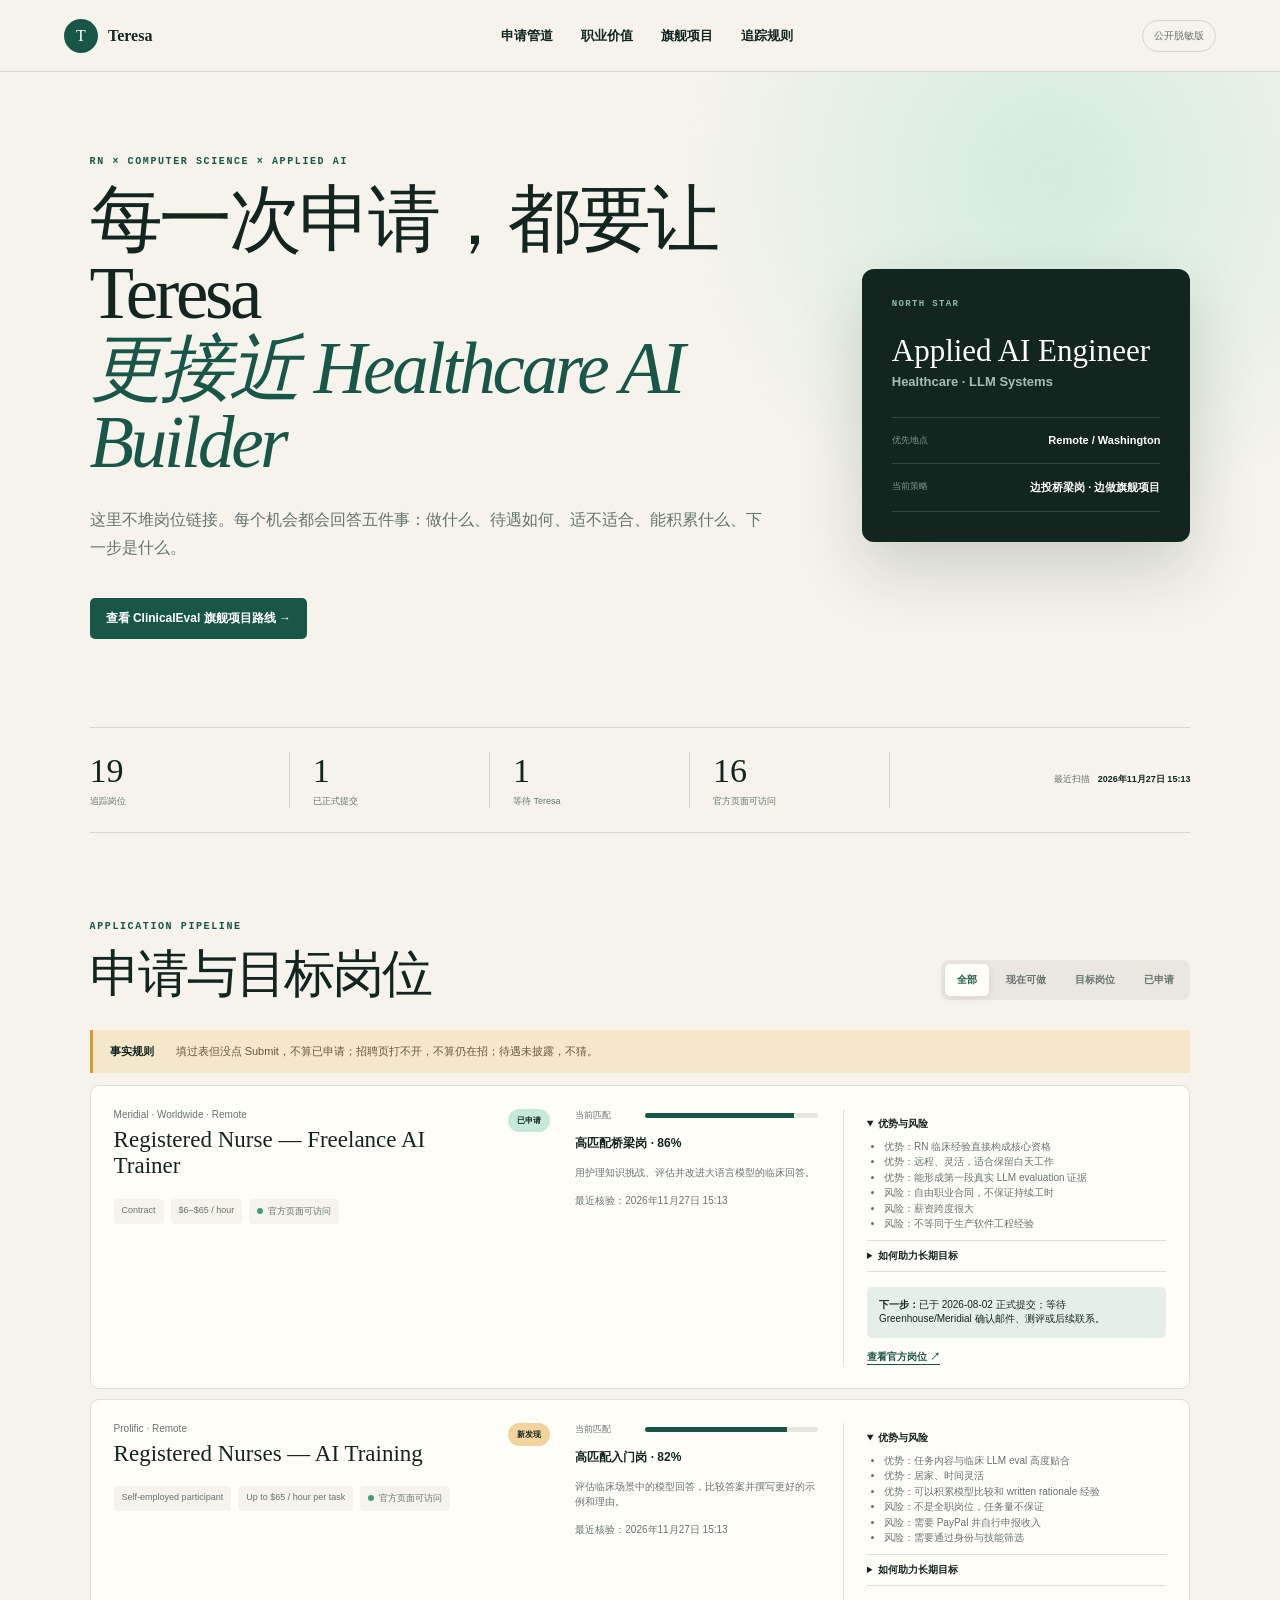
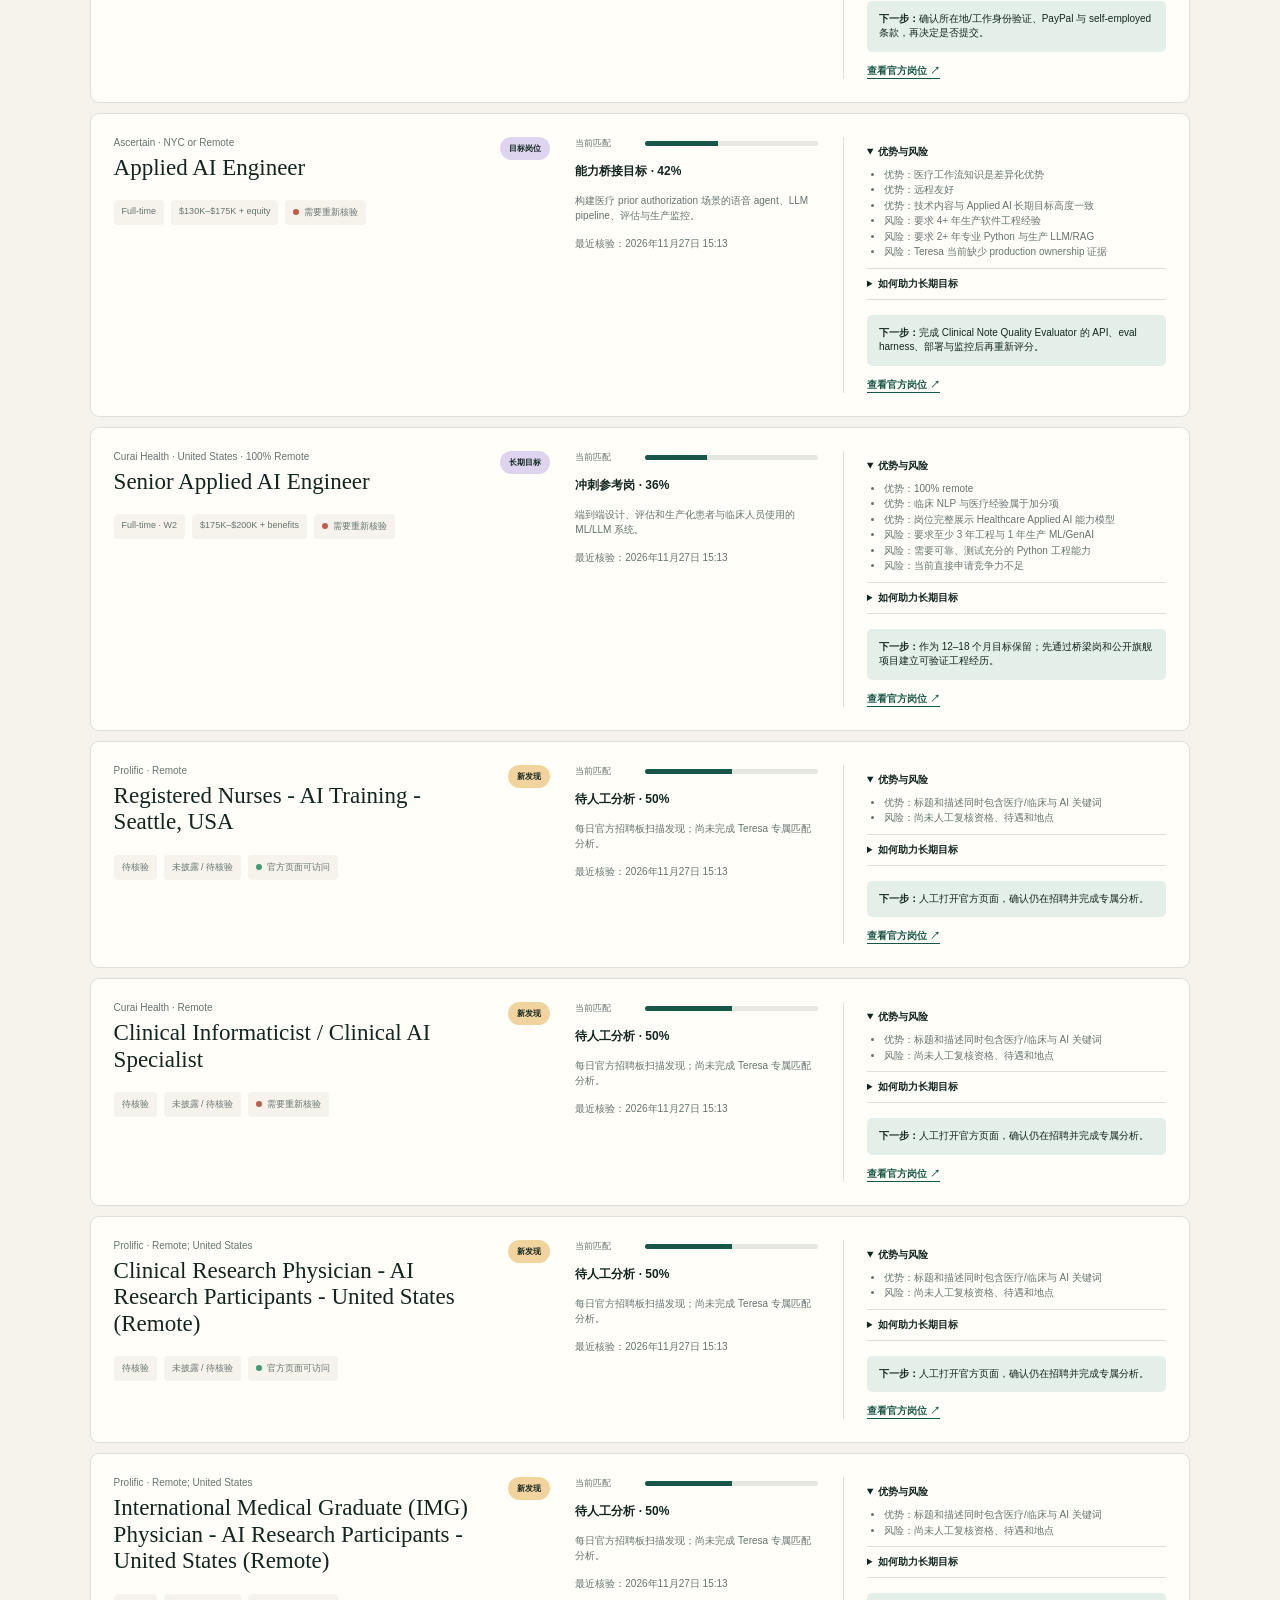
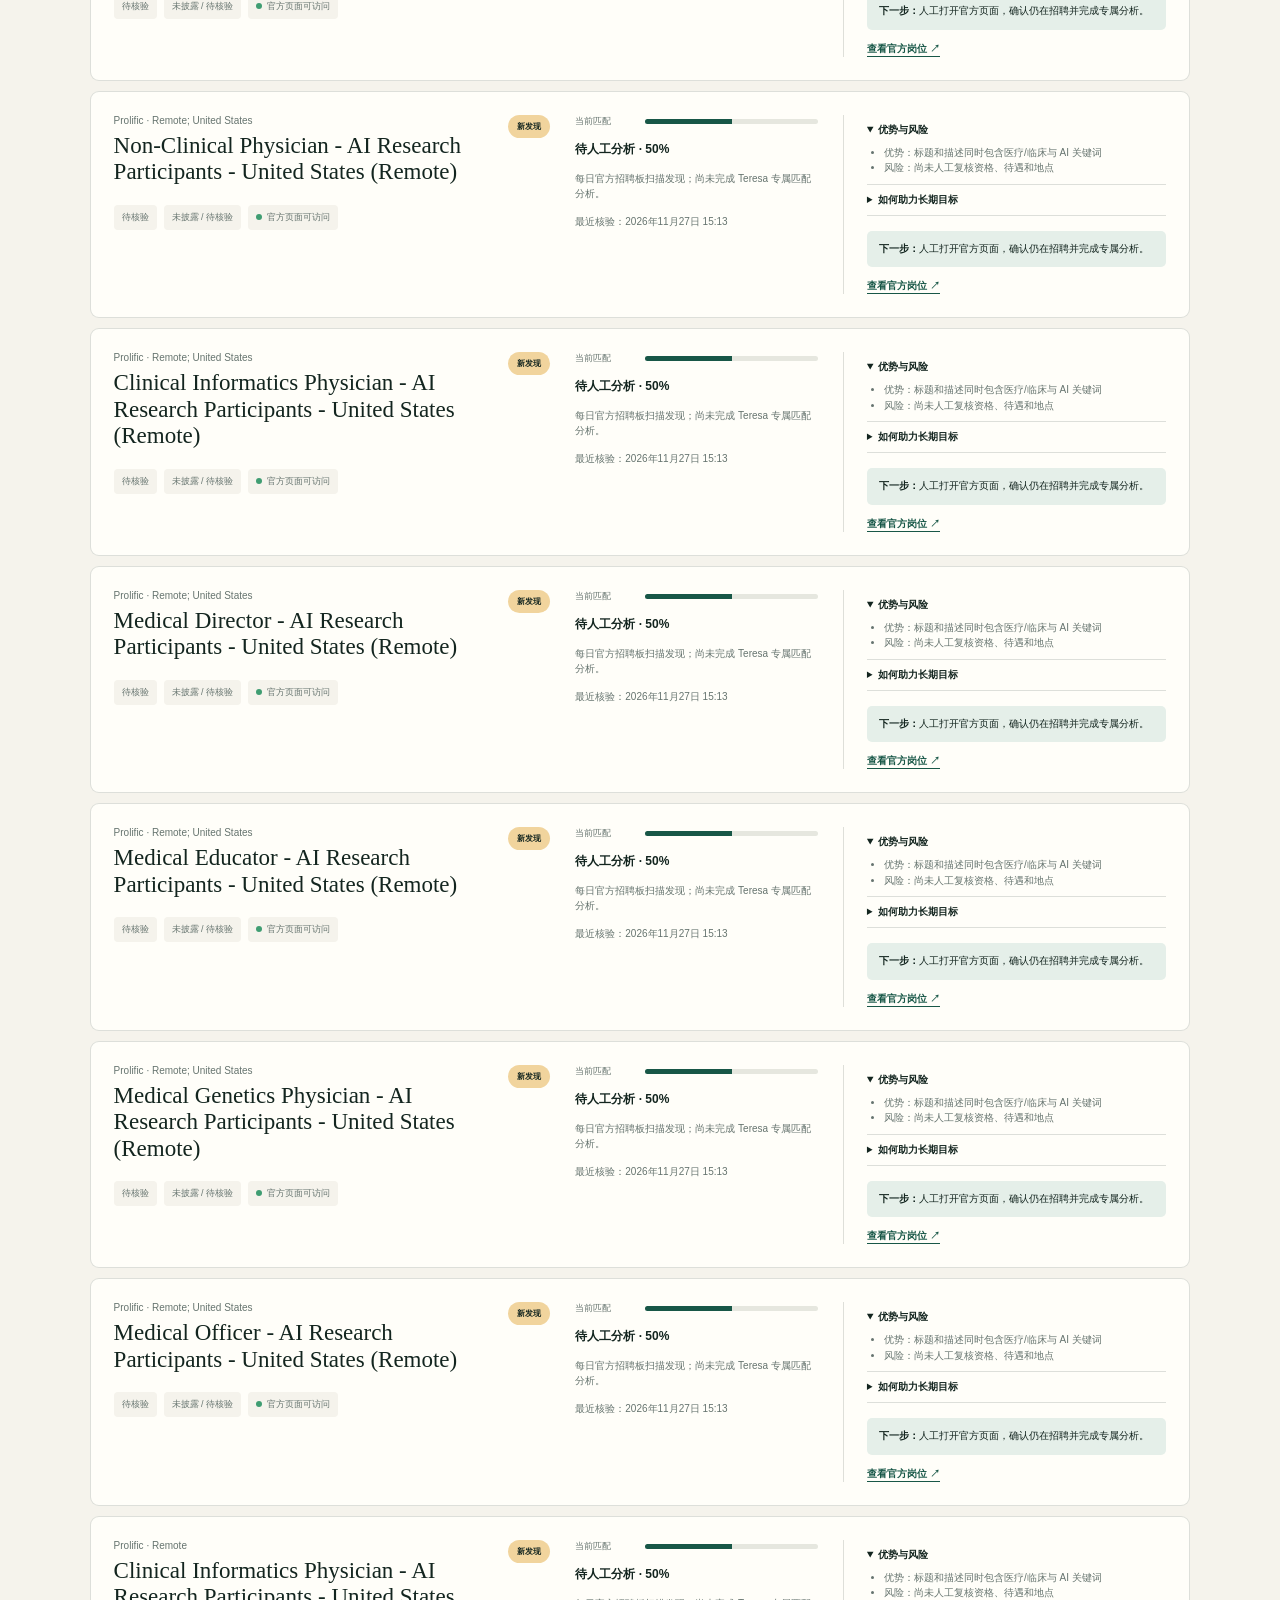
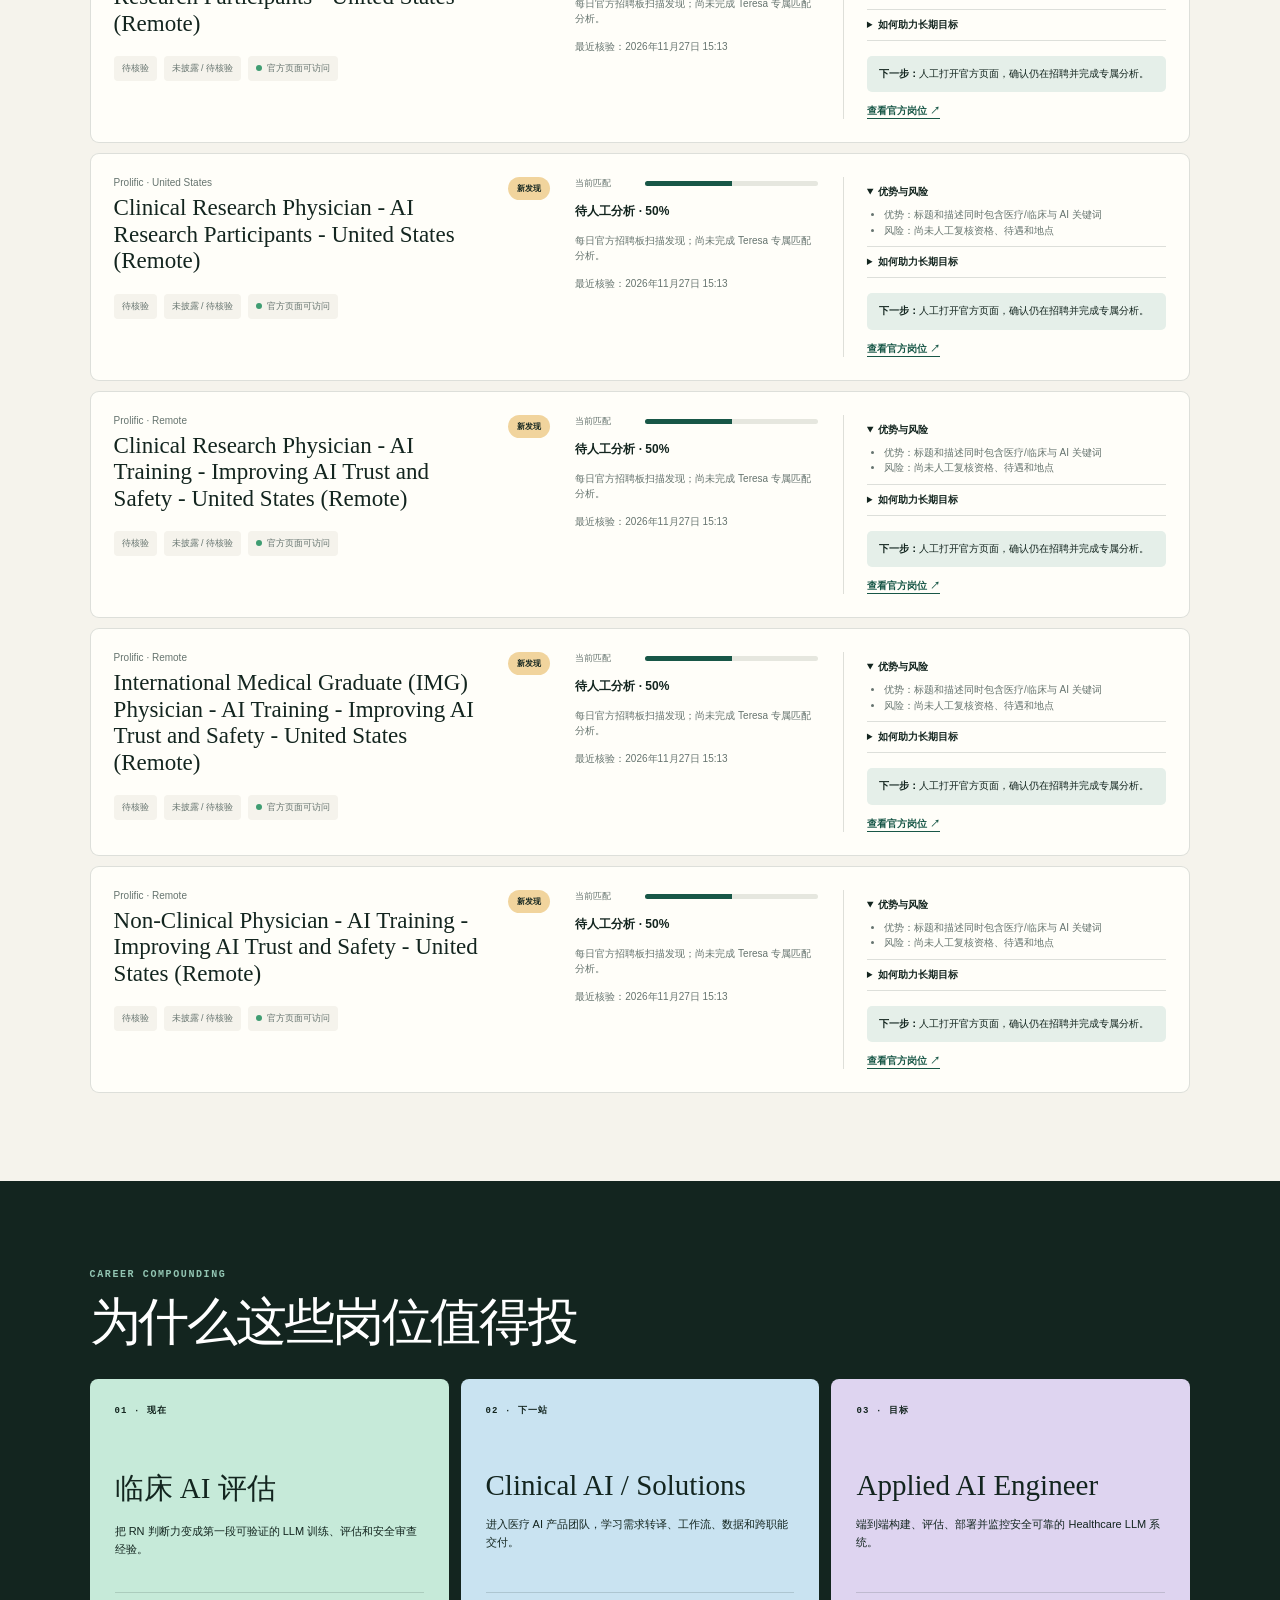
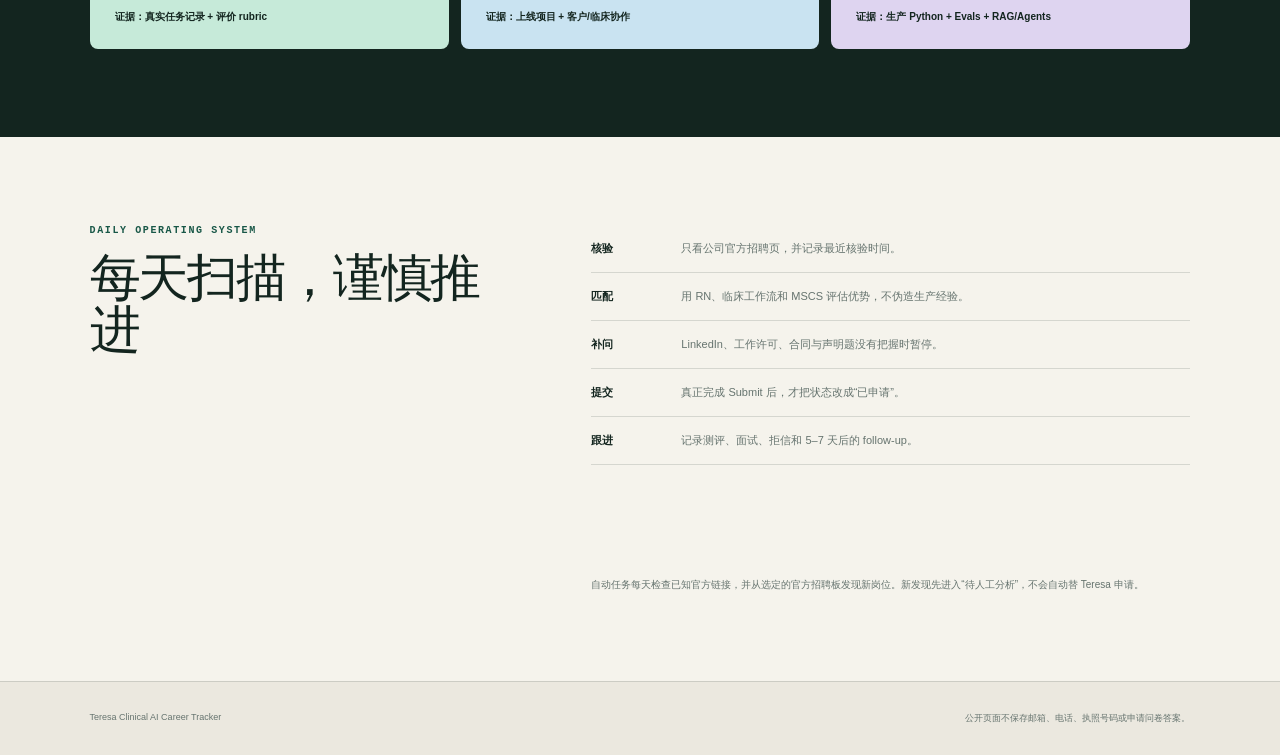
<file: index.html>
<!doctype html>
<html lang="zh-CN">
<head>
  <meta charset="utf-8">
  <meta name="viewport" content="width=device-width, initial-scale=1">
  <meta name="description" content="Teresa 的 Clinical AI 求职申请、岗位评估与长期职业路径追踪。">
  <meta property="og:title" content="Teresa · Clinical AI Career Tracker">
  <meta property="og:description" content="真实申请进度、岗位取舍、待遇和下一步。">
  <meta property="og:image" content="./assets/og.png">
  <title>Teresa · Clinical AI Career Tracker</title>
  <link rel="stylesheet" href="./styles.css">
</head>
<body>
  <header class="topbar">
    <a class="brand" href="#top" aria-label="回到顶部"><span>T</span><b>Teresa</b></a>
    <nav aria-label="页面导航">
      <a href="#pipeline">申请管道</a>
      <a href="#strategy">职业价值</a>
      <a href="./clinicaleval.html">旗舰项目</a>
      <a href="#rules">追踪规则</a>
    </nav>
    <p class="privacy">公开脱敏版</p>
  </header>

  <main id="top">
    <section class="hero">
      <div>
        <p class="eyebrow">RN × COMPUTER SCIENCE × APPLIED AI</p>
        <h1>每一次申请，都要让 Teresa<br><em>更接近 Healthcare AI Builder</em></h1>
        <p class="lede">这里不堆岗位链接。每个机会都会回答五件事：做什么、待遇如何、适不适合、能积累什么、下一步是什么。</p>
        <p><a class="project-link" href="./clinicaleval.html">查看 ClinicalEval 旗舰项目路线 →</a></p>
      </div>
      <aside class="north-star">
        <p>NORTH STAR</p>
        <h2>Applied AI Engineer</h2>
        <strong>Healthcare · LLM Systems</strong>
        <dl>
          <div><dt>优先地点</dt><dd>Remote / Washington</dd></div>
          <div><dt>当前策略</dt><dd>边投桥梁岗 · 边做旗舰项目</dd></div>
        </dl>
      </aside>
    </section>

    <section class="snapshot" aria-label="当前申请概览">
      <div><strong id="trackedCount">—</strong><span>追踪岗位</span></div>
      <div><strong id="appliedCount">—</strong><span>已正式提交</span></div>
      <div><strong id="actionCount">—</strong><span>等待 Teresa</span></div>
      <div><strong id="liveCount">—</strong><span>官方页面可访问</span></div>
      <p>最近扫描 <b id="scanTime">读取中…</b></p>
    </section>

    <section class="pipeline" id="pipeline">
      <div class="section-head">
        <div><p class="eyebrow">APPLICATION PIPELINE</p><h2>申请与目标岗位</h2></div>
        <div class="filters" role="group" aria-label="筛选岗位">
          <button class="active" data-filter="all">全部</button>
          <button data-filter="now">现在可做</button>
          <button data-filter="target">目标岗位</button>
          <button data-filter="applied">已申请</button>
        </div>
      </div>
      <div class="truth-banner"><b>事实规则</b><span>填过表但没点 Submit，不算已申请；招聘页打不开，不算仍在招；待遇未披露，不猜。</span></div>
      <div id="jobList" class="job-list" aria-live="polite"></div>
    </section>

    <section class="strategy" id="strategy">
      <div class="section-head"><div><p class="eyebrow">CAREER COMPOUNDING</p><h2>为什么这些岗位值得投</h2></div></div>
      <div class="ladder">
        <article><span>01 · 现在</span><h3>临床 AI 评估</h3><p>把 RN 判断力变成第一段可验证的 LLM 训练、评估和安全审查经验。</p><b>证据：真实任务记录 + 评价 rubric</b></article>
        <article><span>02 · 下一站</span><h3>Clinical AI / Solutions</h3><p>进入医疗 AI 产品团队，学习需求转译、工作流、数据和跨职能交付。</p><b>证据：上线项目 + 客户/临床协作</b></article>
        <article><span>03 · 目标</span><h3>Applied AI Engineer</h3><p>端到端构建、评估、部署并监控安全可靠的 Healthcare LLM 系统。</p><b>证据：生产 Python + Evals + RAG/Agents</b></article>
      </div>
    </section>

    <section class="rules" id="rules">
      <div><p class="eyebrow">DAILY OPERATING SYSTEM</p><h2>每天扫描，谨慎推进</h2></div>
      <ol>
        <li><b>核验</b><span>只看公司官方招聘页，并记录最近核验时间。</span></li>
        <li><b>匹配</b><span>用 RN、临床工作流和 MSCS 评估优势，不伪造生产经验。</span></li>
        <li><b>补问</b><span>LinkedIn、工作许可、合同与声明题没有把握时暂停。</span></li>
        <li><b>提交</b><span>真正完成 Submit 后，才把状态改成“已申请”。</span></li>
        <li><b>跟进</b><span>记录测评、面试、拒信和 5–7 天后的 follow-up。</span></li>
      </ol>
      <p class="scan-note">自动任务每天检查已知官方链接，并从选定的官方招聘板发现新岗位。新发现先进入“待人工分析”，不会自动替 Teresa 申请。</p>
    </section>
  </main>

  <footer><span>Teresa Clinical AI Career Tracker</span><p>公开页面不保存邮箱、电话、执照号码或申请问卷答案。</p></footer>
  <script src="./app.js" defer></script>
</body>
</html>
</file>
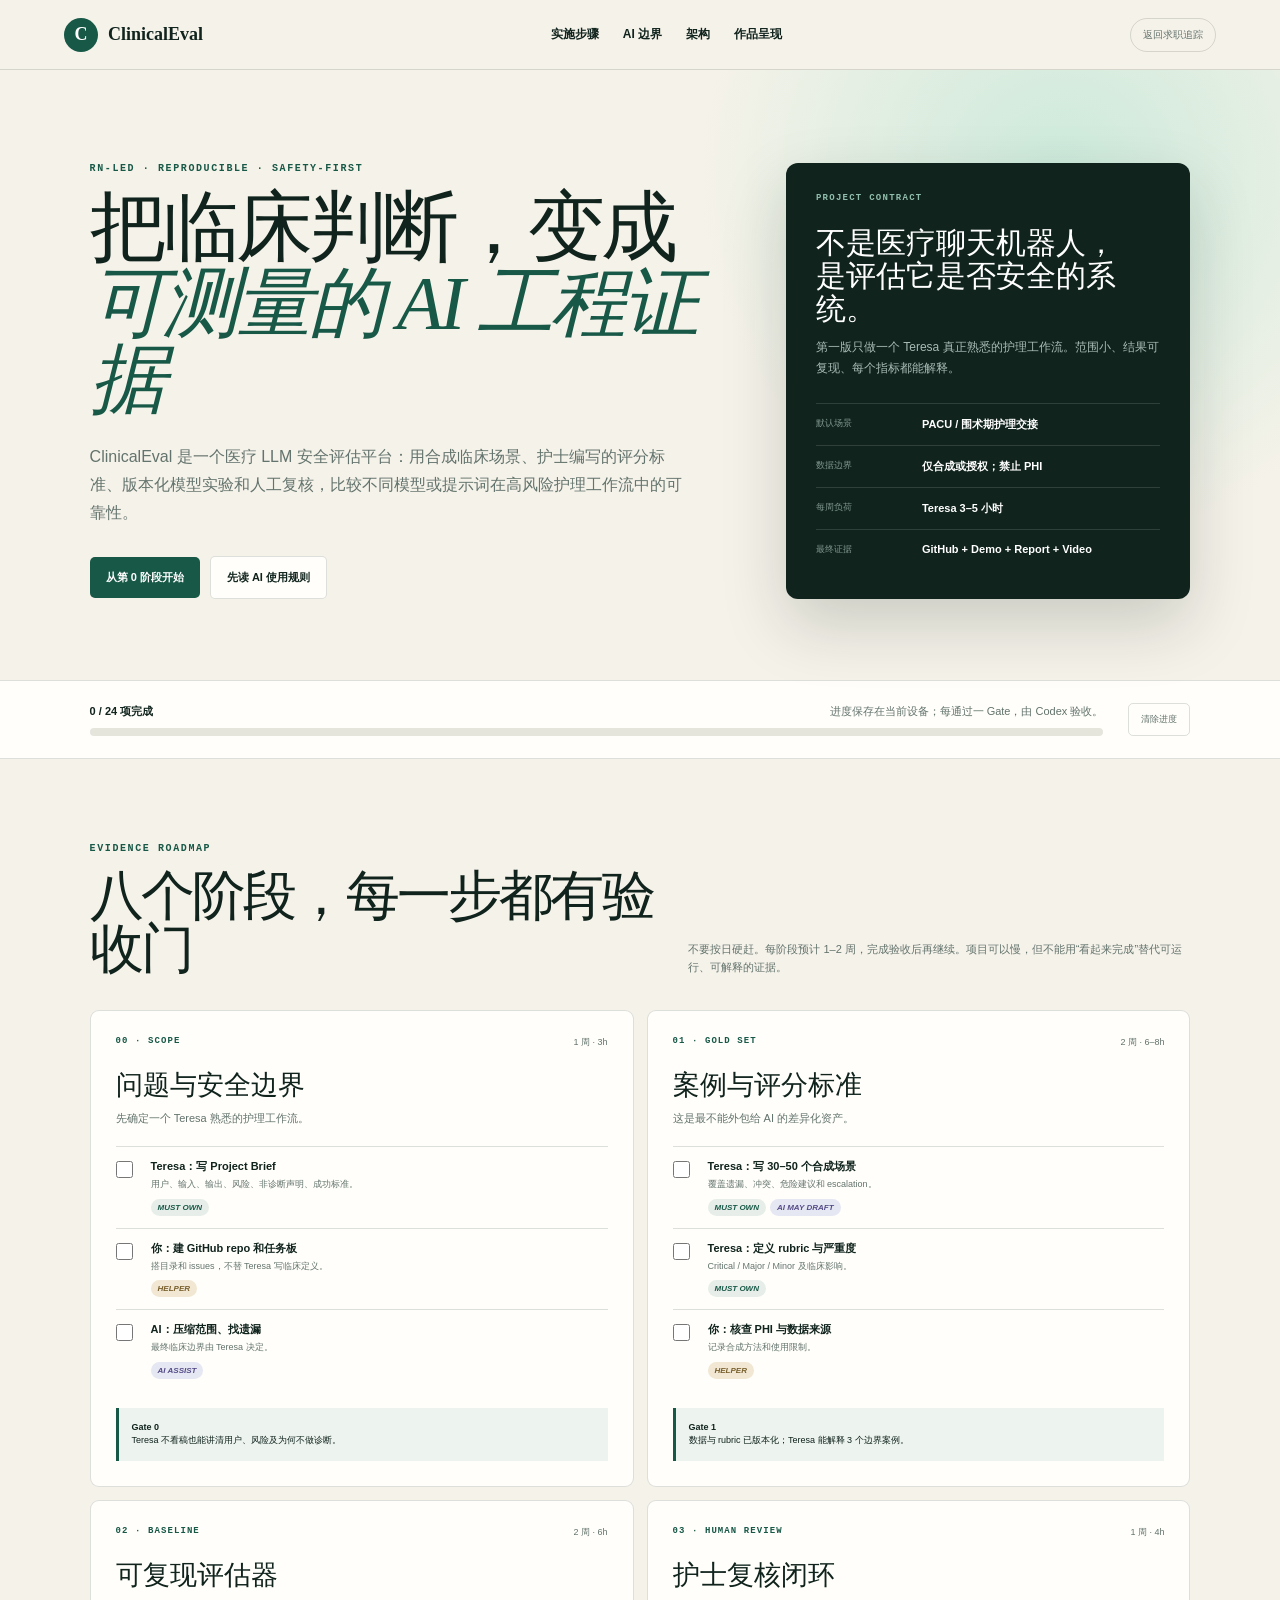
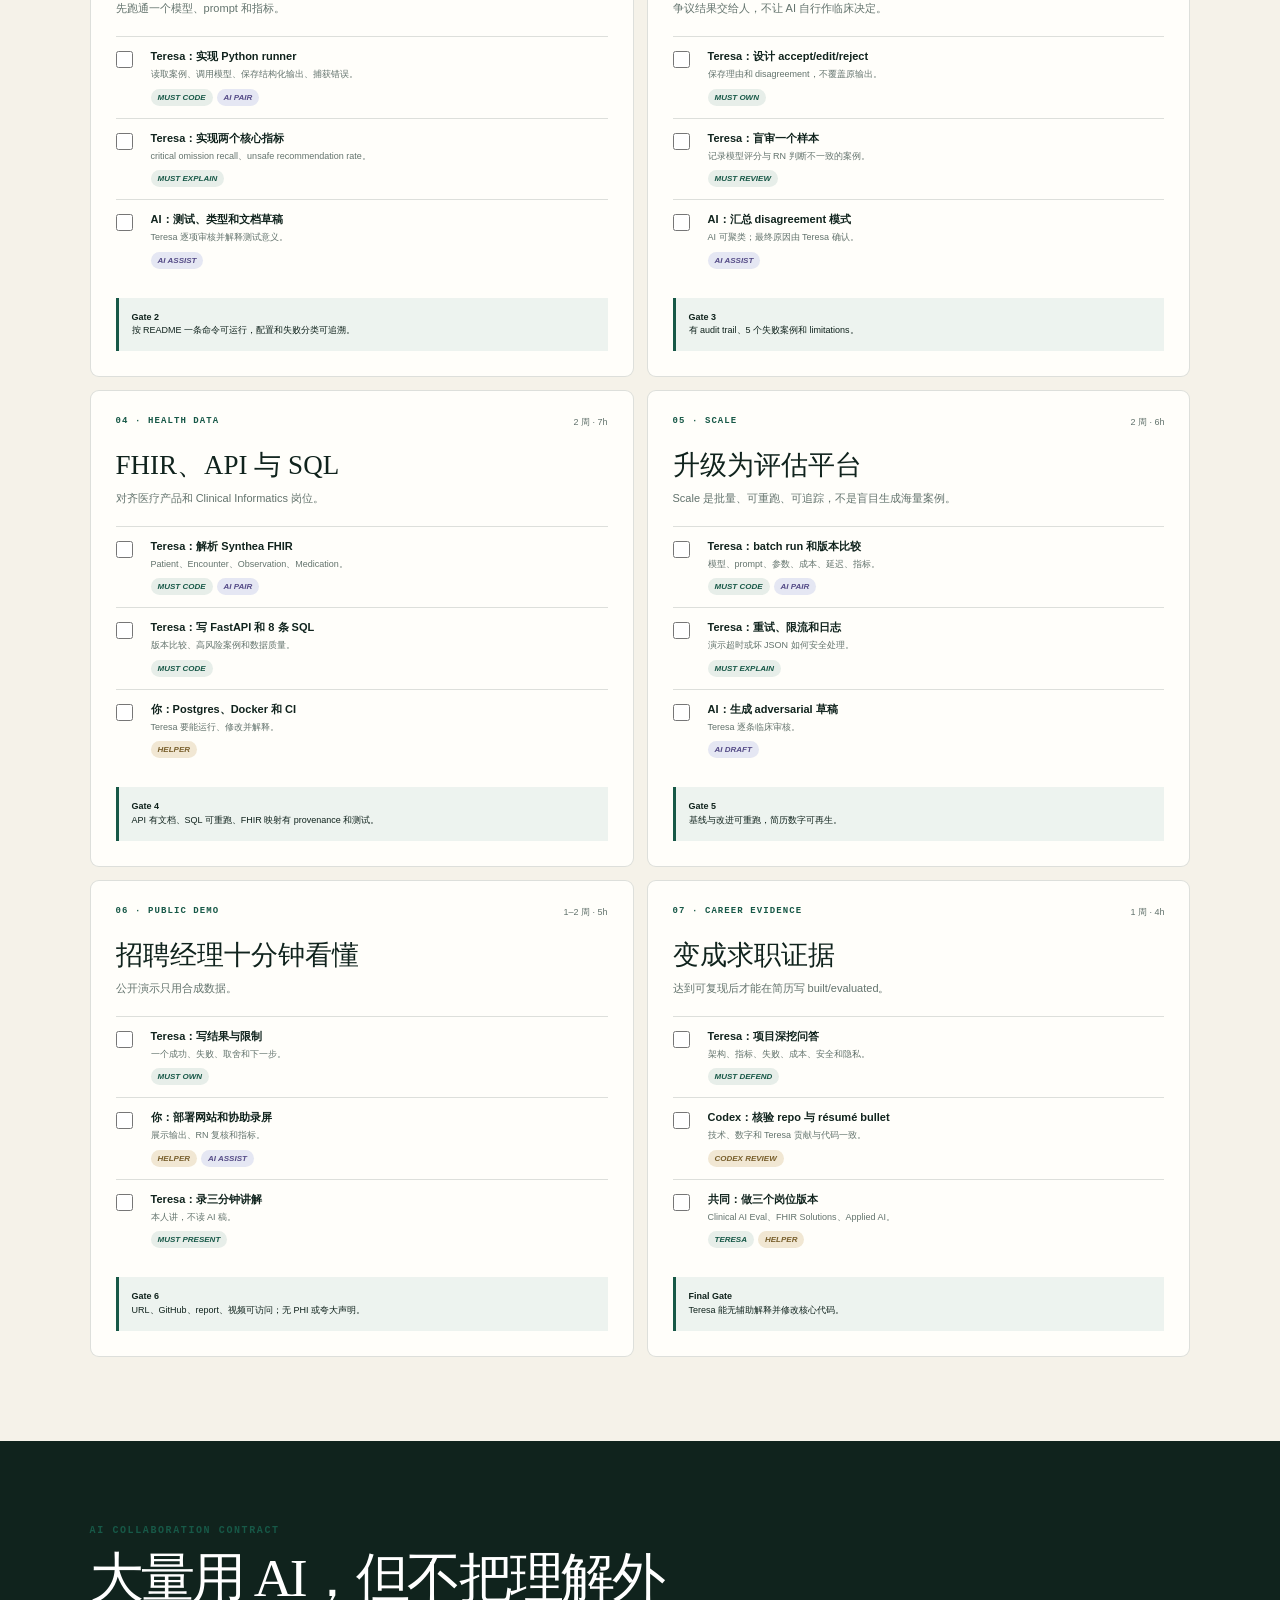
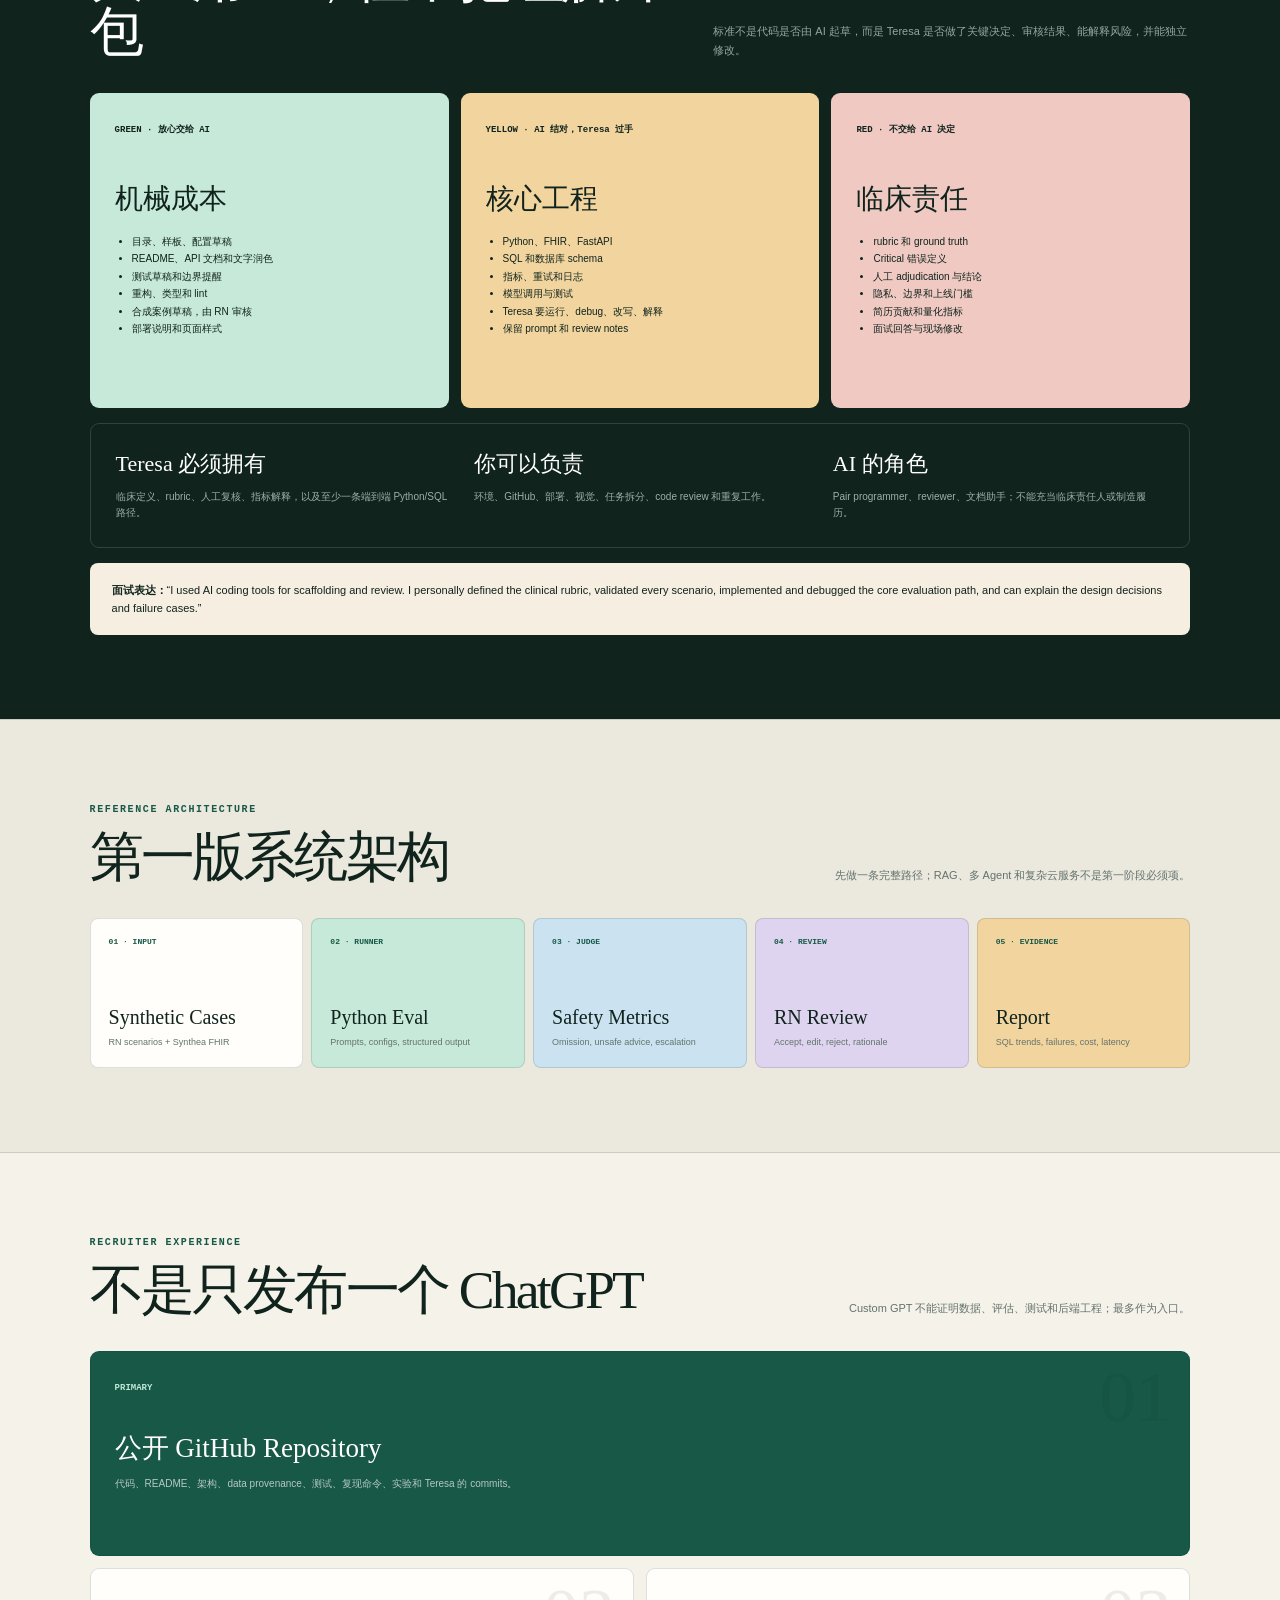
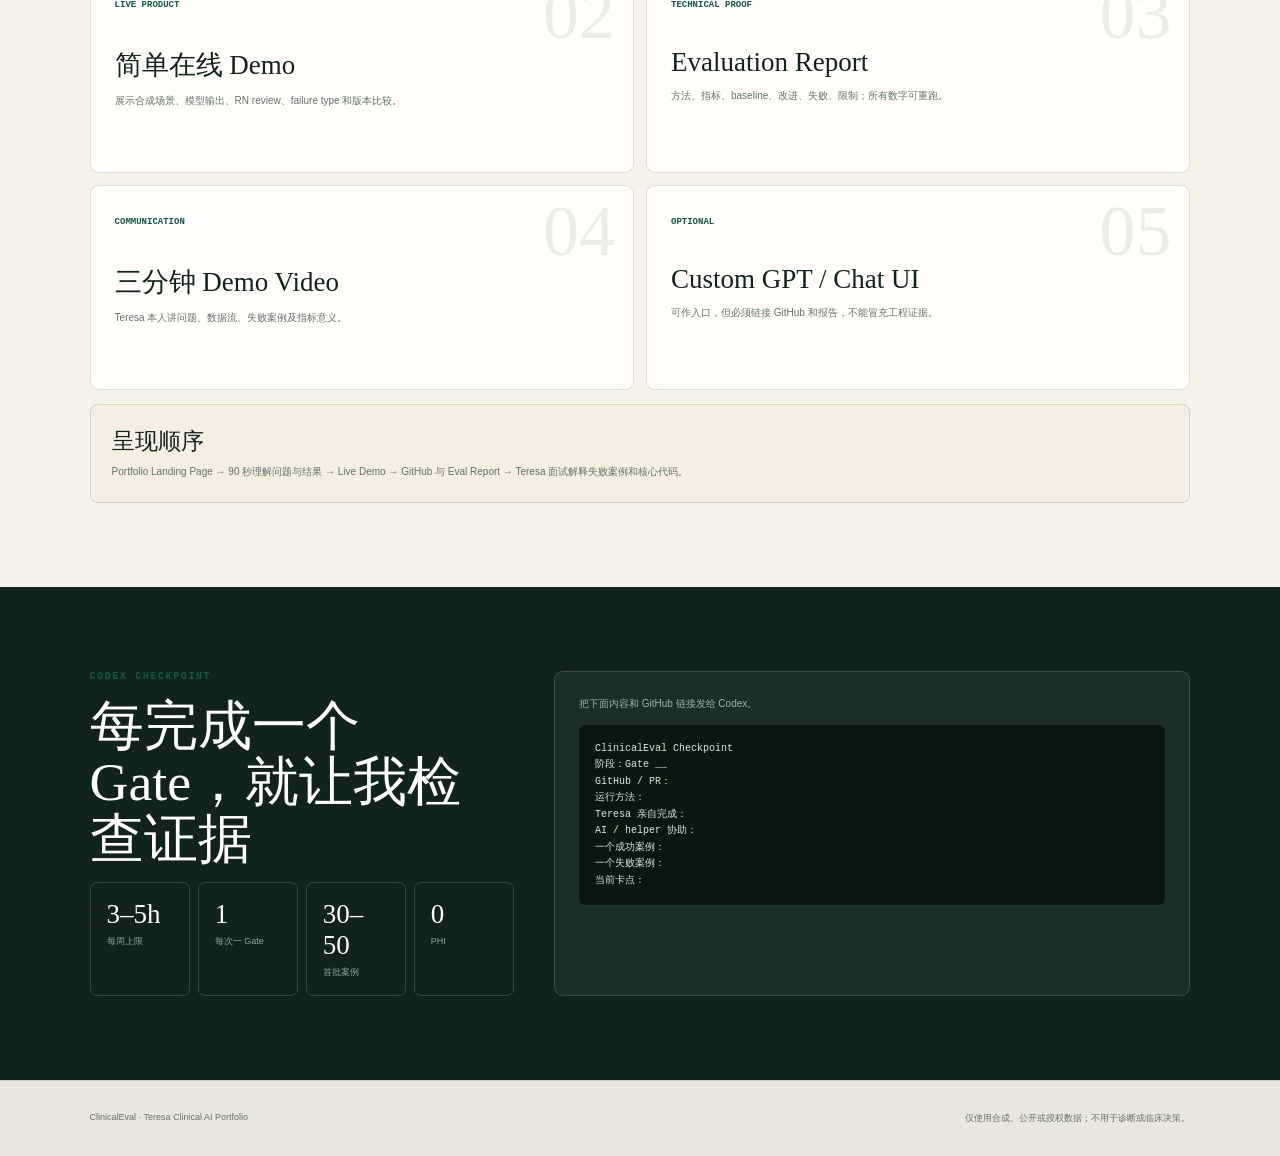
<file: clinicaleval.html>
<!doctype html>
<html lang="zh-CN">
<head>
<meta charset="utf-8"><meta name="viewport" content="width=device-width,initial-scale=1">
<meta name="description" content="Teresa 的 ClinicalEval 医疗 LLM 安全评估平台项目路线。">
<title>ClinicalEval · 医疗 LLM 评估平台路线</title>
<style>
:root{--ink:#10231d;--muted:#63736d;--paper:#f5f2e9;--card:#fffefa;--green:#175847;--mint:#c7e9d9;--blue:#cbe3f1;--violet:#dfd4ef;--amber:#f2d59e;--red:#efc9c2;--line:rgba(16,35,29,.14)}*{box-sizing:border-box}html{scroll-behavior:smooth}body{margin:0;background:var(--paper);color:var(--ink);font-family:Inter,-apple-system,BlinkMacSystemFont,"PingFang SC",sans-serif}a{color:inherit;text-decoration:none}.top{height:70px;padding:0 5vw;display:flex;align-items:center;justify-content:space-between;position:sticky;top:0;z-index:20;border-bottom:1px solid var(--line);background:rgba(245,242,233,.94);backdrop-filter:blur(14px)}.brand{display:flex;align-items:center;gap:10px;font:600 18px Georgia,serif}.brand i{width:34px;height:34px;display:grid;place-items:center;border-radius:50%;background:var(--green);color:#fff;font-style:normal}.top nav{display:flex;gap:24px;font-size:12px;font-weight:700}.back{padding:9px 12px;border:1px solid var(--line);border-radius:999px;color:var(--muted);font-size:10px}
.hero{min-height:610px;padding:82px 7vw 70px;display:grid;grid-template-columns:1.2fr .8fr;gap:7vw;align-items:center;background:radial-gradient(circle at 83% 18%,rgba(199,233,217,.9),transparent 31%)}.eyebrow{margin:0 0 16px;color:var(--green);font:800 10px ui-monospace,monospace;letter-spacing:.16em}.hero h1,.head h2{margin:0;font:500 clamp(44px,6vw,82px)/.99 Georgia,serif;letter-spacing:-.052em}.hero h1 em{color:var(--green);font-weight:500}.lede{max-width:720px;margin:25px 0 29px;color:var(--muted);font-size:16px;line-height:1.75}.btn{display:inline-block;margin-right:10px;padding:13px 16px;border-radius:5px;background:var(--green);color:#fff;font-size:11px;font-weight:800}.btn.alt{background:var(--card);color:var(--ink);border:1px solid var(--line)}
.mission{padding:30px;border-radius:12px;background:var(--ink);color:#fff;box-shadow:0 26px 65px rgba(16,35,29,.18)}.mission>p{margin:0 0 23px;color:#91bead;font:800 9px ui-monospace,monospace;letter-spacing:.14em}.mission h2{margin:0 0 12px;font:500 30px/1.1 Georgia,serif}.mission>span{color:#a9bbb5;font-size:12px;line-height:1.6}.mission dl{margin:25px 0 0}.mission dl div{padding:13px 0;display:grid;grid-template-columns:92px 1fr;gap:14px;border-top:1px solid rgba(255,255,255,.13)}.mission dt{color:#7f968e;font-size:9px}.mission dd{margin:0;font-size:11px;font-weight:700}
.progress{padding:22px 7vw;display:grid;grid-template-columns:1fr auto;gap:25px;align-items:center;border-block:1px solid var(--line);background:var(--card)}.progress-copy{display:flex;justify-content:space-between;gap:20px;font-size:11px}.progress-copy span{color:var(--muted)}.track{height:8px;margin-top:9px;overflow:hidden;border-radius:10px;background:#e5e5dc}.track i{display:block;width:0;height:100%;background:var(--green)}.progress button{padding:9px 12px;border:1px solid var(--line);border-radius:5px;background:transparent;color:var(--muted);cursor:pointer;font-size:9px}
.section{padding:84px 7vw}.section.alt{background:#ebe8de;border-block:1px solid var(--line)}.section.dark{background:var(--ink);color:#fff}.head{margin-bottom:34px;display:flex;justify-content:space-between;align-items:end;gap:35px}.head h2{font-size:clamp(32px,4.2vw,55px)}.note{max-width:510px;margin:0;color:var(--muted);font-size:11px;line-height:1.65}.dark .note{color:#94a69f}
.phases{display:grid;grid-template-columns:repeat(2,1fr);gap:13px}.phase{padding:25px;border:1px solid var(--line);border-radius:9px;background:var(--card)}.phase-top{display:flex;justify-content:space-between}.phase-num{color:var(--green);font:800 9px ui-monospace,monospace;letter-spacing:.12em}.time{color:var(--muted);font-size:9px}.phase h3{margin:18px 0 7px;font:500 27px Georgia,serif}.phase>p{margin:0 0 18px;color:var(--muted);font-size:11px;line-height:1.6}.task{padding:12px 0;display:grid;grid-template-columns:25px 1fr;gap:10px;border-top:1px solid var(--line);cursor:pointer}.task input{margin:2px 0;width:17px;height:17px;accent-color:var(--green)}.task b{display:block;font-size:11px}.task small{display:block;margin-top:4px;color:var(--muted);font-size:9px;line-height:1.5}.tag{display:inline-block;margin:7px 4px 0 0;padding:4px 7px;border-radius:999px;background:#e7eee9;color:var(--green);font-size:8px;font-weight:800}.tag.ai{background:#e5e7f3;color:#554c87}.tag.help{background:#f1e7d3;color:#775e2b}.gate{margin-top:17px;padding:13px;border-left:3px solid var(--green);background:#edf3ef;font-size:9px;line-height:1.55}.gate b{display:block}
.ai-grid{display:grid;grid-template-columns:repeat(3,1fr);gap:12px}.rule{min-height:315px;padding:25px;border-radius:9px;color:var(--ink)}.green{background:var(--mint)}.yellow{background:var(--amber)}.red{background:var(--red)}.rule>span{font:800 9px ui-monospace,monospace}.rule h3{margin:44px 0 15px;font:500 28px Georgia,serif}.rule ul{margin:0;padding-left:17px;font-size:10px;line-height:1.75}.ownership{margin-top:15px;padding:25px;border:1px solid rgba(255,255,255,.14);border-radius:9px;display:grid;grid-template-columns:repeat(3,1fr);gap:27px}.ownership h3{margin:0 0 10px;font:500 22px Georgia,serif}.ownership p{margin:0;color:#9cb0a9;font-size:10px;line-height:1.65}.honesty{margin-top:15px;padding:18px 22px;border-radius:8px;background:#f6eee0;color:var(--ink);font-size:11px;line-height:1.65}
.arch{display:grid;grid-template-columns:repeat(5,1fr);gap:8px}.node{min-height:150px;padding:18px;display:flex;flex-direction:column;justify-content:space-between;border:1px solid var(--line);border-radius:8px;background:var(--card)}.node:nth-child(2){background:var(--mint)}.node:nth-child(3){background:var(--blue)}.node:nth-child(4){background:var(--violet)}.node:nth-child(5){background:var(--amber)}.node span{font:800 8px ui-monospace,monospace;color:var(--green)}.node h3{margin:24px 0 7px;font:500 20px Georgia,serif}.node p{margin:0;color:var(--muted);font-size:9px;line-height:1.5}
.showcase{display:grid;grid-template-columns:repeat(2,1fr);gap:12px}.artifact{min-height:205px;padding:24px;border:1px solid var(--line);border-radius:9px;background:var(--card);position:relative}.artifact strong{position:absolute;right:18px;top:4px;color:rgba(16,35,29,.08);font:500 72px Georgia,serif}.artifact span{font:800 9px ui-monospace,monospace;color:var(--green)}.artifact h3{margin:36px 0 10px;font:500 27px Georgia,serif}.artifact p{margin:0;color:var(--muted);font-size:10px;line-height:1.65}.artifact.primary{grid-column:1/-1;background:var(--green);color:#fff}.artifact.primary span{color:#bde6d4}.artifact.primary p{color:#b6c8c1}.verdict{margin-top:14px;padding:21px;border:1px solid var(--line);border-radius:8px;background:#f6eee0}.verdict h3{margin:0 0 7px;font:500 23px Georgia,serif}.verdict p{margin:0;color:var(--muted);font-size:10px;line-height:1.65}
.checkpoint{display:grid;grid-template-columns:.8fr 1.2fr;gap:40px}.checkpoint h2{margin:0;font:500 clamp(34px,4.2vw,55px)/1.05 Georgia,serif}.checkpoint-box{padding:24px;border:1px solid rgba(255,255,255,.14);border-radius:9px;background:rgba(255,255,255,.05)}.checkpoint-box p{margin:0 0 13px;color:#9fb1aa;font-size:10px;line-height:1.6}.checkpoint-box pre{margin:0;padding:16px;border-radius:6px;background:#081712;color:#d4e9df;font:10px/1.65 ui-monospace,monospace;white-space:pre-wrap}.weekly{margin-top:15px;display:grid;grid-template-columns:repeat(4,1fr);gap:8px}.weekly div{padding:16px;border:1px solid rgba(255,255,255,.14);border-radius:7px}.weekly b{display:block;font:500 27px Georgia,serif}.weekly span{color:#8fa49c;font-size:9px}footer{padding:31px 7vw;display:flex;justify-content:space-between;border-top:1px solid var(--line);background:#e9e6dc;color:var(--muted);font-size:9px}footer p{margin:0}
@media(max-width:950px){.hero{grid-template-columns:1fr}.arch{grid-template-columns:repeat(2,1fr)}.checkpoint{grid-template-columns:1fr}}@media(max-width:700px){.top{padding:0 18px}.top nav{display:none}.hero,.section{padding:62px 18px}.hero{min-height:auto}.hero h1{font-size:46px}.progress{padding:20px 18px}.phases,.ai-grid,.ownership,.showcase,.arch{grid-template-columns:1fr}.artifact.primary{grid-column:auto}.head{align-items:start;flex-direction:column}.weekly{grid-template-columns:1fr 1fr}.progress-copy{flex-direction:column}footer{padding:28px 18px;flex-direction:column;gap:15px}}@media print{.top,.progress,.btn{display:none}.hero,.section{padding:35px}.phase,.artifact,.rule{break-inside:avoid}}
</style>
</head>
<body>
<header class="top"><a class="brand" href="#top"><i>C</i> ClinicalEval</a><nav><a href="#plan">实施步骤</a><a href="#ai">AI 边界</a><a href="#architecture">架构</a><a href="#showcase">作品呈现</a></nav><a class="back" href="./index.html">返回求职追踪</a></header>
<main id="top">
<section class="hero"><div><p class="eyebrow">RN-LED · REPRODUCIBLE · SAFETY-FIRST</p><h1>把临床判断，变成<br><em>可测量的 AI 工程证据</em></h1><p class="lede">ClinicalEval 是一个医疗 LLM 安全评估平台：用合成临床场景、护士编写的评分标准、版本化模型实验和人工复核，比较不同模型或提示词在高风险护理工作流中的可靠性。</p><a class="btn" href="#plan">从第 0 阶段开始</a><a class="btn alt" href="#ai">先读 AI 使用规则</a></div><aside class="mission"><p>PROJECT CONTRACT</p><h2>不是医疗聊天机器人，<br>是评估它是否安全的系统。</h2><span>第一版只做一个 Teresa 真正熟悉的护理工作流。范围小、结果可复现、每个指标都能解释。</span><dl><div><dt>默认场景</dt><dd>PACU / 围术期护理交接</dd></div><div><dt>数据边界</dt><dd>仅合成或授权；禁止 PHI</dd></div><div><dt>每周负荷</dt><dd>Teresa 3–5 小时</dd></div><div><dt>最终证据</dt><dd>GitHub + Demo + Report + Video</dd></div></dl></aside></section>
<section class="progress"><div><div class="progress-copy"><b id="progressText">0 / 24 项完成</b><span>进度保存在当前设备；每通过一 Gate，由 Codex 验收。</span></div><div class="track"><i id="progressBar"></i></div></div><button id="reset">清除进度</button></section>
<section class="section" id="plan"><div class="head"><div><p class="eyebrow">EVIDENCE ROADMAP</p><h2>八个阶段，每一步都有验收门</h2></div><p class="note">不要按日硬赶。每阶段预计 1–2 周，完成验收后再继续。项目可以慢，但不能用“看起来完成”替代可运行、可解释的证据。</p></div><div class="phases">
<article class="phase"><div class="phase-top"><span class="phase-num">00 · SCOPE</span><span class="time">1 周 · 3h</span></div><h3>问题与安全边界</h3><p>先确定一个 Teresa 熟悉的护理工作流。</p><label class="task"><input data-task="1" type="checkbox"><span><b>Teresa：写 Project Brief</b><small>用户、输入、输出、风险、非诊断声明、成功标准。</small><i class="tag">MUST OWN</i></span></label><label class="task"><input data-task="2" type="checkbox"><span><b>你：建 GitHub repo 和任务板</b><small>搭目录和 issues，不替 Teresa 写临床定义。</small><i class="tag help">HELPER</i></span></label><label class="task"><input data-task="3" type="checkbox"><span><b>AI：压缩范围、找遗漏</b><small>最终临床边界由 Teresa 决定。</small><i class="tag ai">AI ASSIST</i></span></label><div class="gate"><b>Gate 0</b>Teresa 不看稿也能讲清用户、风险及为何不做诊断。</div></article>
<article class="phase"><div class="phase-top"><span class="phase-num">01 · GOLD SET</span><span class="time">2 周 · 6–8h</span></div><h3>案例与评分标准</h3><p>这是最不能外包给 AI 的差异化资产。</p><label class="task"><input data-task="4" type="checkbox"><span><b>Teresa：写 30–50 个合成场景</b><small>覆盖遗漏、冲突、危险建议和 escalation。</small><i class="tag">MUST OWN</i><i class="tag ai">AI MAY DRAFT</i></span></label><label class="task"><input data-task="5" type="checkbox"><span><b>Teresa：定义 rubric 与严重度</b><small>Critical / Major / Minor 及临床影响。</small><i class="tag">MUST OWN</i></span></label><label class="task"><input data-task="6" type="checkbox"><span><b>你：核查 PHI 与数据来源</b><small>记录合成方法和使用限制。</small><i class="tag help">HELPER</i></span></label><div class="gate"><b>Gate 1</b>数据与 rubric 已版本化；Teresa 能解释 3 个边界案例。</div></article>
<article class="phase"><div class="phase-top"><span class="phase-num">02 · BASELINE</span><span class="time">2 周 · 6h</span></div><h3>可复现评估器</h3><p>先跑通一个模型、prompt 和指标。</p><label class="task"><input data-task="7" type="checkbox"><span><b>Teresa：实现 Python runner</b><small>读取案例、调用模型、保存结构化输出、捕获错误。</small><i class="tag">MUST CODE</i><i class="tag ai">AI PAIR</i></span></label><label class="task"><input data-task="8" type="checkbox"><span><b>Teresa：实现两个核心指标</b><small>critical omission recall、unsafe recommendation rate。</small><i class="tag">MUST EXPLAIN</i></span></label><label class="task"><input data-task="9" type="checkbox"><span><b>AI：测试、类型和文档草稿</b><small>Teresa 逐项审核并解释测试意义。</small><i class="tag ai">AI ASSIST</i></span></label><div class="gate"><b>Gate 2</b>按 README 一条命令可运行，配置和失败分类可追溯。</div></article>
<article class="phase"><div class="phase-top"><span class="phase-num">03 · HUMAN REVIEW</span><span class="time">1 周 · 4h</span></div><h3>护士复核闭环</h3><p>争议结果交给人，不让 AI 自行作临床决定。</p><label class="task"><input data-task="10" type="checkbox"><span><b>Teresa：设计 accept/edit/reject</b><small>保存理由和 disagreement，不覆盖原输出。</small><i class="tag">MUST OWN</i></span></label><label class="task"><input data-task="11" type="checkbox"><span><b>Teresa：盲审一个样本</b><small>记录模型评分与 RN 判断不一致的案例。</small><i class="tag">MUST REVIEW</i></span></label><label class="task"><input data-task="12" type="checkbox"><span><b>AI：汇总 disagreement 模式</b><small>AI 可聚类；最终原因由 Teresa 确认。</small><i class="tag ai">AI ASSIST</i></span></label><div class="gate"><b>Gate 3</b>有 audit trail、5 个失败案例和 limitations。</div></article>
<article class="phase"><div class="phase-top"><span class="phase-num">04 · HEALTH DATA</span><span class="time">2 周 · 7h</span></div><h3>FHIR、API 与 SQL</h3><p>对齐医疗产品和 Clinical Informatics 岗位。</p><label class="task"><input data-task="13" type="checkbox"><span><b>Teresa：解析 Synthea FHIR</b><small>Patient、Encounter、Observation、Medication。</small><i class="tag">MUST CODE</i><i class="tag ai">AI PAIR</i></span></label><label class="task"><input data-task="14" type="checkbox"><span><b>Teresa：写 FastAPI 和 8 条 SQL</b><small>版本比较、高风险案例和数据质量。</small><i class="tag">MUST CODE</i></span></label><label class="task"><input data-task="15" type="checkbox"><span><b>你：Postgres、Docker 和 CI</b><small>Teresa 要能运行、修改并解释。</small><i class="tag help">HELPER</i></span></label><div class="gate"><b>Gate 4</b>API 有文档、SQL 可重跑、FHIR 映射有 provenance 和测试。</div></article>
<article class="phase"><div class="phase-top"><span class="phase-num">05 · SCALE</span><span class="time">2 周 · 6h</span></div><h3>升级为评估平台</h3><p>Scale 是批量、可重跑、可追踪，不是盲目生成海量案例。</p><label class="task"><input data-task="16" type="checkbox"><span><b>Teresa：batch run 和版本比较</b><small>模型、prompt、参数、成本、延迟、指标。</small><i class="tag">MUST CODE</i><i class="tag ai">AI PAIR</i></span></label><label class="task"><input data-task="17" type="checkbox"><span><b>Teresa：重试、限流和日志</b><small>演示超时或坏 JSON 如何安全处理。</small><i class="tag">MUST EXPLAIN</i></span></label><label class="task"><input data-task="18" type="checkbox"><span><b>AI：生成 adversarial 草稿</b><small>Teresa 逐条临床审核。</small><i class="tag ai">AI DRAFT</i></span></label><div class="gate"><b>Gate 5</b>基线与改进可重跑，简历数字可再生。</div></article>
<article class="phase"><div class="phase-top"><span class="phase-num">06 · PUBLIC DEMO</span><span class="time">1–2 周 · 5h</span></div><h3>招聘经理十分钟看懂</h3><p>公开演示只用合成数据。</p><label class="task"><input data-task="19" type="checkbox"><span><b>Teresa：写结果与限制</b><small>一个成功、失败、取舍和下一步。</small><i class="tag">MUST OWN</i></span></label><label class="task"><input data-task="20" type="checkbox"><span><b>你：部署网站和协助录屏</b><small>展示输出、RN 复核和指标。</small><i class="tag help">HELPER</i><i class="tag ai">AI ASSIST</i></span></label><label class="task"><input data-task="21" type="checkbox"><span><b>Teresa：录三分钟讲解</b><small>本人讲，不读 AI 稿。</small><i class="tag">MUST PRESENT</i></span></label><div class="gate"><b>Gate 6</b>URL、GitHub、report、视频可访问；无 PHI 或夸大声明。</div></article>
<article class="phase"><div class="phase-top"><span class="phase-num">07 · CAREER EVIDENCE</span><span class="time">1 周 · 4h</span></div><h3>变成求职证据</h3><p>达到可复现后才能在简历写 built/evaluated。</p><label class="task"><input data-task="22" type="checkbox"><span><b>Teresa：项目深挖问答</b><small>架构、指标、失败、成本、安全和隐私。</small><i class="tag">MUST DEFEND</i></span></label><label class="task"><input data-task="23" type="checkbox"><span><b>Codex：核验 repo 与 résumé bullet</b><small>技术、数字和 Teresa 贡献与代码一致。</small><i class="tag help">CODEX REVIEW</i></span></label><label class="task"><input data-task="24" type="checkbox"><span><b>共同：做三个岗位版本</b><small>Clinical AI Eval、FHIR Solutions、Applied AI。</small><i class="tag">TERESA</i><i class="tag help">HELPER</i></span></label><div class="gate"><b>Final Gate</b>Teresa 能无辅助解释并修改核心代码。</div></article>
</div></section>
<section class="section dark" id="ai"><div class="head"><div><p class="eyebrow">AI COLLABORATION CONTRACT</p><h2>大量用 AI，但不把理解外包</h2></div><p class="note">标准不是代码是否由 AI 起草，而是 Teresa 是否做了关键决定、审核结果、能解释风险，并能独立修改。</p></div><div class="ai-grid"><article class="rule green"><span>GREEN · 放心交给 AI</span><h3>机械成本</h3><ul><li>目录、样板、配置草稿</li><li>README、API 文档和文字润色</li><li>测试草稿和边界提醒</li><li>重构、类型和 lint</li><li>合成案例草稿，由 RN 审核</li><li>部署说明和页面样式</li></ul></article><article class="rule yellow"><span>YELLOW · AI 结对，Teresa 过手</span><h3>核心工程</h3><ul><li>Python、FHIR、FastAPI</li><li>SQL 和数据库 schema</li><li>指标、重试和日志</li><li>模型调用与测试</li><li>Teresa 要运行、debug、改写、解释</li><li>保留 prompt 和 review notes</li></ul></article><article class="rule red"><span>RED · 不交给 AI 决定</span><h3>临床责任</h3><ul><li>rubric 和 ground truth</li><li>Critical 错误定义</li><li>人工 adjudication 与结论</li><li>隐私、边界和上线门槛</li><li>简历贡献和量化指标</li><li>面试回答与现场修改</li></ul></article></div><div class="ownership"><div><h3>Teresa 必须拥有</h3><p>临床定义、rubric、人工复核、指标解释，以及至少一条端到端 Python/SQL 路径。</p></div><div><h3>你可以负责</h3><p>环境、GitHub、部署、视觉、任务拆分、code review 和重复工作。</p></div><div><h3>AI 的角色</h3><p>Pair programmer、reviewer、文档助手；不能充当临床责任人或制造履历。</p></div></div><div class="honesty"><b>面试表达：</b>“I used AI coding tools for scaffolding and review. I personally defined the clinical rubric, validated every scenario, implemented and debugged the core evaluation path, and can explain the design decisions and failure cases.”</div></section>
<section class="section alt" id="architecture"><div class="head"><div><p class="eyebrow">REFERENCE ARCHITECTURE</p><h2>第一版系统架构</h2></div><p class="note">先做一条完整路径；RAG、多 Agent 和复杂云服务不是第一阶段必须项。</p></div><div class="arch"><article class="node"><span>01 · INPUT</span><div><h3>Synthetic Cases</h3><p>RN scenarios + Synthea FHIR</p></div></article><article class="node"><span>02 · RUNNER</span><div><h3>Python Eval</h3><p>Prompts, configs, structured output</p></div></article><article class="node"><span>03 · JUDGE</span><div><h3>Safety Metrics</h3><p>Omission, unsafe advice, escalation</p></div></article><article class="node"><span>04 · REVIEW</span><div><h3>RN Review</h3><p>Accept, edit, reject, rationale</p></div></article><article class="node"><span>05 · EVIDENCE</span><div><h3>Report</h3><p>SQL trends, failures, cost, latency</p></div></article></div></section>
<section class="section" id="showcase"><div class="head"><div><p class="eyebrow">RECRUITER EXPERIENCE</p><h2>不是只发布一个 ChatGPT</h2></div><p class="note">Custom GPT 不能证明数据、评估、测试和后端工程；最多作为入口。</p></div><div class="showcase"><article class="artifact primary"><strong>01</strong><span>PRIMARY</span><h3>公开 GitHub Repository</h3><p>代码、README、架构、data provenance、测试、复现命令、实验和 Teresa 的 commits。</p></article><article class="artifact"><strong>02</strong><span>LIVE PRODUCT</span><h3>简单在线 Demo</h3><p>展示合成场景、模型输出、RN review、failure type 和版本比较。</p></article><article class="artifact"><strong>03</strong><span>TECHNICAL PROOF</span><h3>Evaluation Report</h3><p>方法、指标、baseline、改进、失败、限制；所有数字可重跑。</p></article><article class="artifact"><strong>04</strong><span>COMMUNICATION</span><h3>三分钟 Demo Video</h3><p>Teresa 本人讲问题、数据流、失败案例及指标意义。</p></article><article class="artifact"><strong>05</strong><span>OPTIONAL</span><h3>Custom GPT / Chat UI</h3><p>可作入口，但必须链接 GitHub 和报告，不能冒充工程证据。</p></article></div><div class="verdict"><h3>呈现顺序</h3><p>Portfolio Landing Page → 90 秒理解问题与结果 → Live Demo → GitHub 与 Eval Report → Teresa 面试解释失败案例和核心代码。</p></div></section>
<section class="section dark"><div class="checkpoint"><div><p class="eyebrow">CODEX CHECKPOINT</p><h2>每完成一个 Gate，就让我检查证据</h2><div class="weekly"><div><b>3–5h</b><span>每周上限</span></div><div><b>1</b><span>每次一 Gate</span></div><div><b>30–50</b><span>首批案例</span></div><div><b>0</b><span>PHI</span></div></div></div><div class="checkpoint-box"><p>把下面内容和 GitHub 链接发给 Codex。</p><pre>ClinicalEval Checkpoint&#10;阶段：Gate __&#10;GitHub / PR：&#10;运行方法：&#10;Teresa 亲自完成：&#10;AI / helper 协助：&#10;一个成功案例：&#10;一个失败案例：&#10;当前卡点：</pre></div></div></section>
</main><footer><span>ClinicalEval · Teresa Clinical AI Portfolio</span><p>仅使用合成、公开或授权数据；不用于诊断或临床决策。</p></footer>
<script>
const boxes=[...document.querySelectorAll('[data-task]')],key='teresa-clinicaleval-progress-v1',saved=JSON.parse(localStorage.getItem(key)||'[]');
boxes.forEach(function(box){box.checked=saved.includes(box.dataset.task);box.addEventListener('change',save)});
function save(){const done=boxes.filter(function(x){return x.checked}).map(function(x){return x.dataset.task});localStorage.setItem(key,JSON.stringify(done));render(done.length)}
function render(count){document.querySelector('#progressText').textContent=count+' / '+boxes.length+' 项完成';document.querySelector('#progressBar').style.width=Math.round(count/boxes.length*100)+'%'}
document.querySelector('#reset').addEventListener('click',function(){if(confirm('确定清除进度吗？')){boxes.forEach(function(x){x.checked=false});save()}});
render(saved.length);
</script>
</body></html>
</file>
<file: styles.css>
:root{--ink:#13251f;--muted:#66746f;--paper:#f5f3ec;--white:#fffef9;--green:#185747;--mint:#c6ead9;--blue:#c9e3f1;--violet:#ded4f0;--amber:#f1d49d;--line:rgba(19,37,31,.14)}
.project-link{display:inline-block;margin-top:20px;padding:12px 16px;border-radius:5px;background:var(--green);color:#fff;font-size:12px;font-weight:750}
*{box-sizing:border-box}html{scroll-behavior:smooth}body{margin:0;background:var(--paper);color:var(--ink);font-family:Inter,-apple-system,BlinkMacSystemFont,"PingFang SC","Microsoft YaHei",sans-serif}a{color:inherit;text-decoration:none}button{font:inherit}.topbar{height:72px;padding:0 5vw;display:flex;align-items:center;justify-content:space-between;border-bottom:1px solid var(--line);background:rgba(245,243,236,.92);backdrop-filter:blur(14px);position:sticky;top:0;z-index:20}.brand{display:flex;align-items:center;gap:10px;font-family:Georgia,serif}.brand span{width:34px;height:34px;border-radius:50%;display:grid;place-items:center;background:var(--green);color:#fff}.topbar nav{display:flex;gap:28px;font-size:13px;font-weight:650}.topbar nav a:hover{color:var(--green)}.privacy{margin:0;padding:8px 11px;border:1px solid var(--line);border-radius:999px;color:var(--muted);font-size:10px}.hero{padding:84px 7vw 72px;display:grid;grid-template-columns:1.35fr .65fr;gap:7vw;align-items:center;background:radial-gradient(circle at 82% 16%,rgba(198,234,217,.75),transparent 31%)}.eyebrow{margin:0 0 15px;color:var(--green);font:750 10px/1.2 ui-monospace,SFMono-Regular,Menlo,monospace;letter-spacing:.16em}.hero h1,.section-head h2,.rules h2{margin:0;font:500 clamp(42px,5.7vw,78px)/1.02 Georgia,"Times New Roman",serif;letter-spacing:-.045em}.hero h1 em{color:var(--green);font-weight:500}.lede{max-width:710px;margin:25px 0 0;color:var(--muted);font-size:16px;line-height:1.75}.north-star{padding:30px;border-radius:12px;background:var(--ink);color:#fff;box-shadow:0 28px 65px rgba(19,37,31,.17)}.north-star>p{margin:0 0 24px;color:#91baaa;font:700 9px ui-monospace,monospace;letter-spacing:.15em}.north-star h2{margin:0;font:500 31px Georgia,serif}.north-star>strong{display:block;margin-top:5px;color:#a9bdb6;font-size:13px}.north-star dl{margin:28px 0 0;border-top:1px solid rgba(255,255,255,.14)}.north-star dl div{padding:16px 0;display:flex;justify-content:space-between;gap:18px;border-bottom:1px solid rgba(255,255,255,.14)}.north-star dt{color:#82978f;font-size:9px}.north-star dd{margin:0;text-align:right;font-size:11px;font-weight:700}.snapshot{margin:0 7vw;padding:24px 0;display:grid;grid-template-columns:repeat(4,1fr) 1.5fr;border-top:1px solid var(--line);border-bottom:1px solid var(--line)}.snapshot>div{padding:0 23px;border-right:1px solid var(--line)}.snapshot>div:first-child{padding-left:0}.snapshot strong{display:block;font:500 34px Georgia,serif}.snapshot span{color:var(--muted);font-size:9px}.snapshot>p{margin:0;display:flex;align-items:center;justify-content:flex-end;gap:8px;color:var(--muted);font-size:9px}.snapshot>p b{color:var(--ink)}.pipeline,.strategy,.rules{padding:88px 7vw}.section-head{margin-bottom:30px;display:flex;justify-content:space-between;align-items:end;gap:30px}.section-head h2,.rules h2{font-size:clamp(32px,4vw,52px)}.filters{display:flex;gap:5px;padding:4px;background:#e9e7df;border-radius:8px}.filters button{padding:9px 12px;border:0;border-radius:5px;background:transparent;color:var(--muted);cursor:pointer;font-size:10px;font-weight:700}.filters button.active{background:var(--white);color:var(--green);box-shadow:0 2px 8px rgba(19,37,31,.08)}.truth-banner{margin-bottom:12px;padding:14px 17px;display:flex;gap:22px;border-left:3px solid #d89b38;background:#f5e7c9;font-size:11px}.truth-banner span{color:#66573e}.job-list{display:flex;flex-direction:column;gap:10px}.job-card{padding:23px;display:grid;grid-template-columns:minmax(250px,1.35fr) minmax(180px,.75fr) minmax(260px,1fr);gap:25px;border:1px solid var(--line);border-radius:9px;background:var(--white)}.job-title{display:flex;align-items:start;justify-content:space-between;gap:15px}.job-title p{margin:0 0 7px;color:var(--muted);font-size:10px}.job-title h3{margin:0;font:500 23px/1.15 Georgia,serif}.badge{padding:6px 9px;border-radius:999px;background:var(--amber);white-space:nowrap;font-size:8px;font-weight:800}.badge.submitted{background:var(--mint)}.badge.target{background:var(--violet)}.job-meta{margin-top:19px;display:flex;flex-wrap:wrap;gap:7px}.job-meta span{padding:6px 8px;border-radius:4px;background:var(--paper);color:var(--muted);font-size:9px}.fit{display:flex;flex-direction:column;gap:13px}.fit-row{display:grid;grid-template-columns:60px 1fr;gap:10px;align-items:center}.fit-row span{color:var(--muted);font-size:9px}.meter{height:5px;background:#e6e7df;border-radius:6px;overflow:hidden}.meter i{display:block;height:100%;background:var(--green)}.fit strong{font-size:12px}.fit small{color:var(--muted);font-size:10px;line-height:1.5}.job-analysis{padding-left:23px;border-left:1px solid var(--line)}.job-analysis details{padding:8px 0;border-bottom:1px solid var(--line)}.job-analysis summary{cursor:pointer;font-size:10px;font-weight:750}.job-analysis details p,.job-analysis ul{margin:8px 0 0;color:var(--muted);font-size:10px;line-height:1.55}.job-analysis ul{padding-left:17px}.next-action{margin-top:15px;padding:11px 12px;background:#e5efe9;border-radius:5px;font-size:10px;line-height:1.45}.job-links{margin-top:12px;display:flex;gap:14px}.job-links a{color:var(--green);font-size:10px;font-weight:750;border-bottom:1px solid}.live-dot::before{content:"";display:inline-block;width:6px;height:6px;margin-right:5px;border-radius:50%;background:#3f9d72}.live-dot.down::before{background:#c25b4b}.strategy{background:var(--ink);color:#fff}.strategy .eyebrow{color:#92c5b2}.ladder{display:grid;grid-template-columns:repeat(3,1fr);gap:12px}.ladder article{min-height:270px;padding:25px;display:flex;flex-direction:column;border-radius:8px;color:var(--ink)}.ladder article:nth-child(1){background:var(--mint)}.ladder article:nth-child(2){background:var(--blue)}.ladder article:nth-child(3){background:var(--violet)}.ladder span{font:750 9px ui-monospace,monospace;letter-spacing:.12em}.ladder h3{margin:52px 0 13px;font:500 29px Georgia,serif}.ladder p{margin:0 0 auto;font-size:11px;line-height:1.65}.ladder b{padding-top:17px;border-top:1px solid rgba(19,37,31,.15);font-size:10px}.rules{display:grid;grid-template-columns:.8fr 1.2fr;gap:8vw}.rules ol{margin:0;padding:0;list-style:none}.rules li{padding:16px 0;display:grid;grid-template-columns:90px 1fr;border-bottom:1px solid var(--line);font-size:11px}.rules li span{color:var(--muted)}.scan-note{grid-column:2;margin:10px 0 0;color:var(--muted);font-size:10px;line-height:1.65}footer{padding:30px 7vw;display:flex;justify-content:space-between;gap:30px;border-top:1px solid var(--line);background:#ebe8df;color:var(--muted);font-size:9px}footer p{margin:0}.empty{padding:50px;text-align:center;border:1px dashed var(--line);color:var(--muted)}
@media(max-width:900px){.hero{grid-template-columns:1fr}.north-star{max-width:560px}.snapshot{grid-template-columns:repeat(4,1fr)}.snapshot>p{grid-column:1/-1;margin-top:20px;justify-content:start}.job-card{grid-template-columns:1fr 1fr}.job-analysis{grid-column:1/-1;padding:18px 0 0;border-left:0;border-top:1px solid var(--line)}.rules{grid-template-columns:1fr}.scan-note{grid-column:1}.ladder{grid-template-columns:1fr}.ladder article{min-height:230px}.ladder h3{margin-top:35px}}
@media(max-width:620px){.topbar{padding:0 18px}.topbar nav,.privacy{display:none}.hero,.pipeline,.strategy,.rules{padding:62px 18px}.hero h1{font-size:44px}.snapshot{margin:0 18px;grid-template-columns:1fr 1fr}.snapshot>div{padding:14px 8px;border-bottom:1px solid var(--line)}.snapshot>div:nth-child(2){border-right:0}.snapshot>p{margin:15px 0 0}.section-head{align-items:start;flex-direction:column}.filters{width:100%;overflow:auto}.filters button{flex:0 0 auto}.truth-banner{flex-direction:column;gap:5px}.job-card{grid-template-columns:1fr;padding:19px}.job-analysis{grid-column:auto}.rules li{grid-template-columns:75px 1fr}.topbar{height:64px}footer{flex-direction:column}}
@media(prefers-reduced-motion:reduce){html{scroll-behavior:auto}}
</file>
